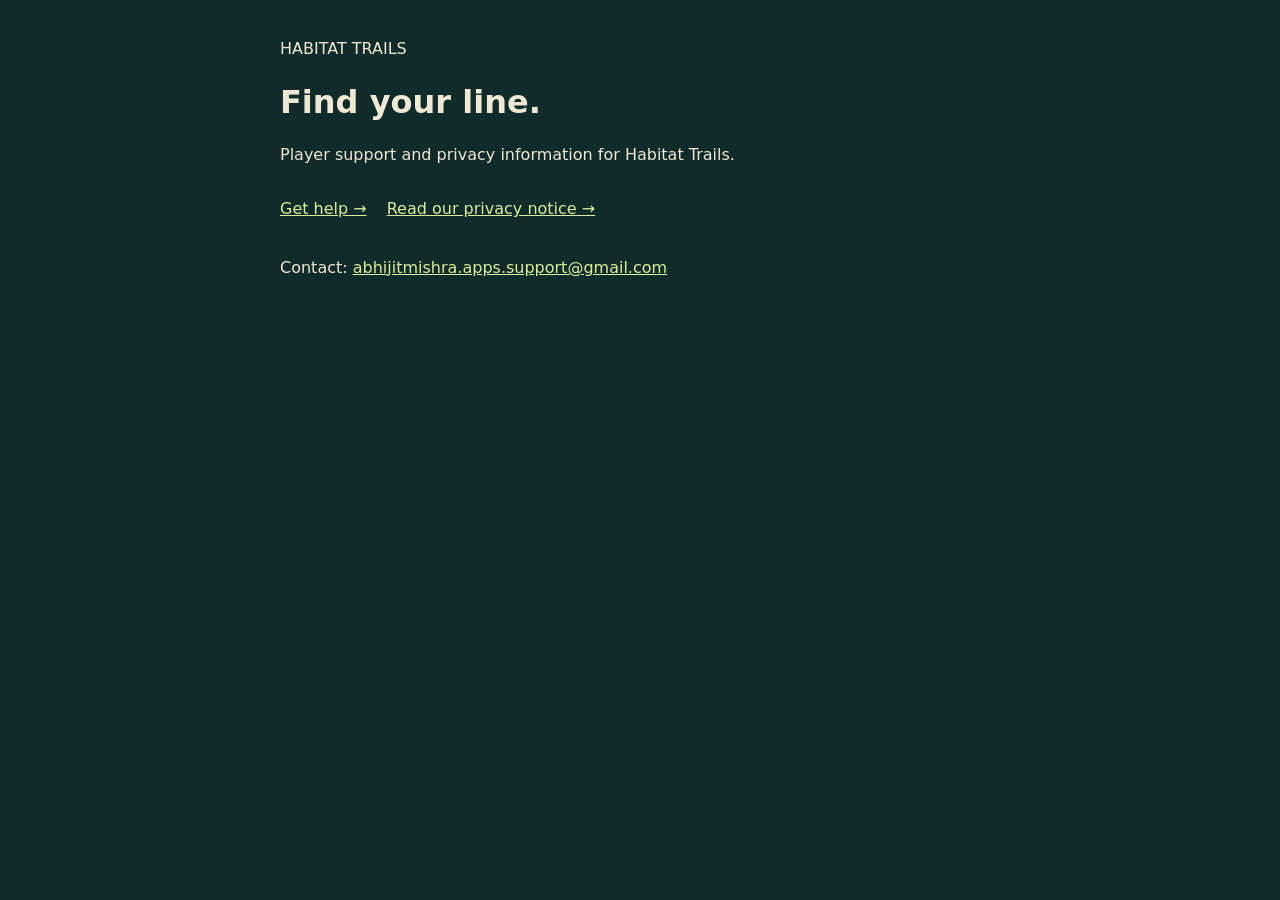
<file: index.html>
<!doctype html><html lang="en"><meta charset="utf-8"><meta name="viewport" content="width=device-width,initial-scale=1"><title>Habitat Trails · Player support</title><link rel="stylesheet" href="help.css"><main><p>HABITAT TRAILS</p><h1>Find your line.</h1><p>Player support and privacy information for Habitat Trails.</p><nav><a href="support.html">Get help →</a><a href="privacy.html">Read our privacy notice →</a></nav><p>Contact: <a href="mailto:abhijitmishra.apps.support@gmail.com">abhijitmishra.apps.support@gmail.com</a></p></main></html>
</file>
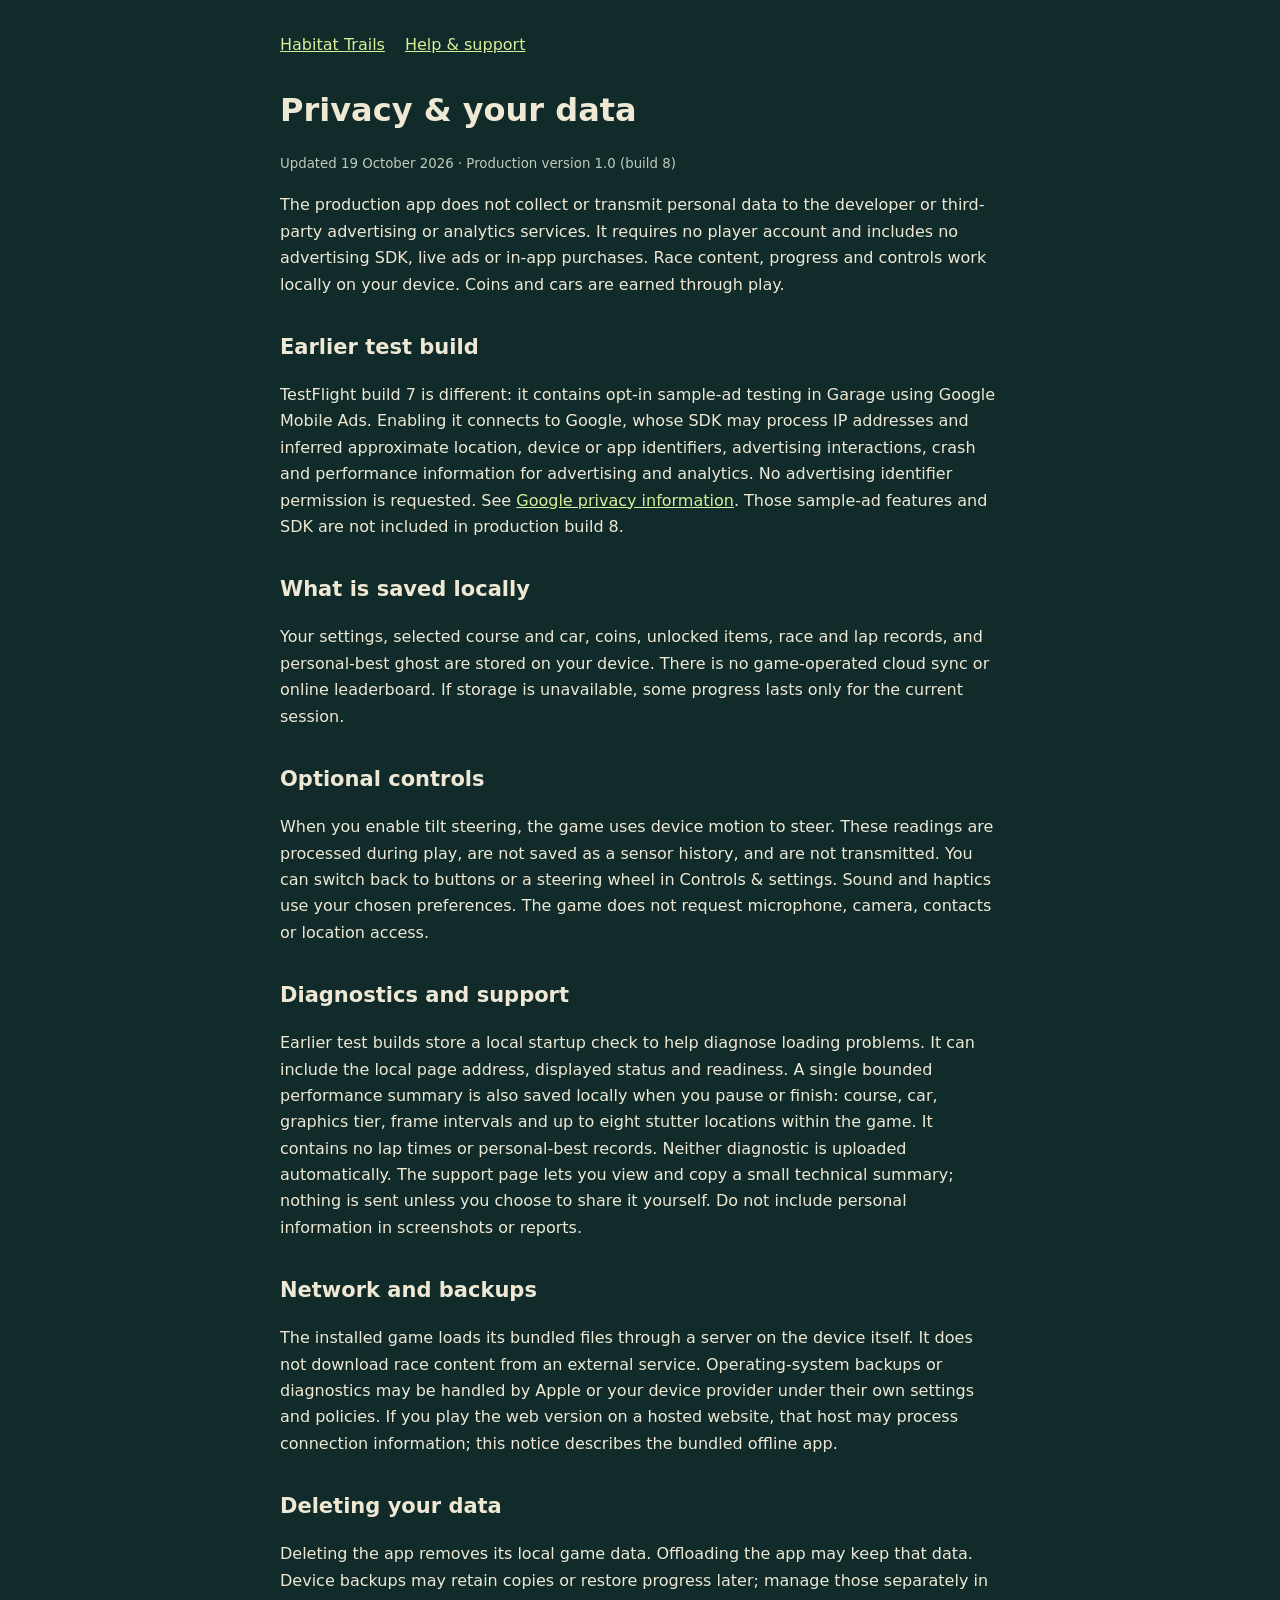
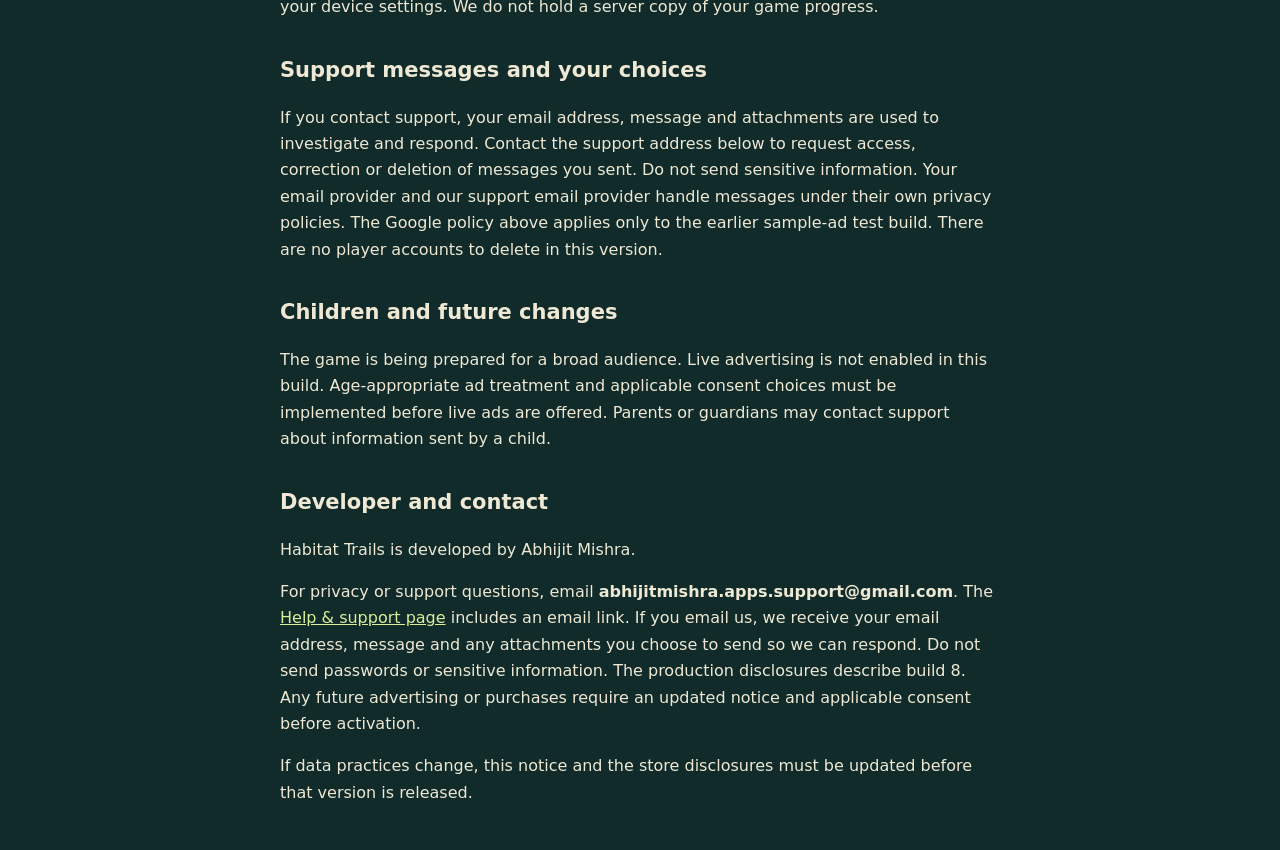
<file: privacy.html>
<!doctype html><html lang="en"><meta charset="utf-8"><meta name="viewport" content="width=device-width,initial-scale=1,viewport-fit=cover"><title>Habitat Trails · Privacy</title><link rel="stylesheet" href="help.css"><main><nav><a href="index.html">Habitat Trails</a><a href="support.html">Help & support</a></nav><h1>Privacy &amp; your data</h1><p><small>Updated 19 October 2026 · Production version 1.0 (build 8)</small></p><p>The production app does not collect or transmit personal data to the developer or third-party advertising or analytics services. It requires no player account and includes no advertising SDK, live ads or in-app purchases. Race content, progress and controls work locally on your device. Coins and cars are earned through play.</p><h2>Earlier test build</h2><p>TestFlight build 7 is different: it contains opt-in sample-ad testing in Garage using Google Mobile Ads. Enabling it connects to Google, whose SDK may process IP addresses and inferred approximate location, device or app identifiers, advertising interactions, crash and performance information for advertising and analytics. No advertising identifier permission is requested. See <a href="https://policies.google.com/privacy">Google privacy information</a>. Those sample-ad features and SDK are not included in production build 8.</p><h2>What is saved locally</h2><p>Your settings, selected course and car, coins, unlocked items, race and lap records, and personal-best ghost are stored on your device. There is no game-operated cloud sync or online leaderboard. If storage is unavailable, some progress lasts only for the current session.</p><h2>Optional controls</h2><p>When you enable tilt steering, the game uses device motion to steer. These readings are processed during play, are not saved as a sensor history, and are not transmitted. You can switch back to buttons or a steering wheel in Controls & settings. Sound and haptics use your chosen preferences. The game does not request microphone, camera, contacts or location access.</p><h2>Diagnostics and support</h2><p>Earlier test builds store a local startup check to help diagnose loading problems. It can include the local page address, displayed status and readiness. A single bounded performance summary is also saved locally when you pause or finish: course, car, graphics tier, frame intervals and up to eight stutter locations within the game. It contains no lap times or personal-best records. Neither diagnostic is uploaded automatically. The support page lets you view and copy a small technical summary; nothing is sent unless you choose to share it yourself. Do not include personal information in screenshots or reports.</p><h2>Network and backups</h2><p>The installed game loads its bundled files through a server on the device itself. It does not download race content from an external service. Operating-system backups or diagnostics may be handled by Apple or your device provider under their own settings and policies. If you play the web version on a hosted website, that host may process connection information; this notice describes the bundled offline app.</p><h2>Deleting your data</h2><p>Deleting the app removes its local game data. Offloading the app may keep that data. Device backups may retain copies or restore progress later; manage those separately in your device settings. We do not hold a server copy of your game progress.</p><h2>Support messages and your choices</h2><p>If you contact support, your email address, message and attachments are used to investigate and respond. Contact the support address below to request access, correction or deletion of messages you sent. Do not send sensitive information. Your email provider and our support email provider handle messages under their own privacy policies. The Google policy above applies only to the earlier sample-ad test build. There are no player accounts to delete in this version.</p><h2>Children and future changes</h2><p>The game is being prepared for a broad audience. Live advertising is not enabled in this build. Age-appropriate ad treatment and applicable consent choices must be implemented before live ads are offered. Parents or guardians may contact support about information sent by a child.</p><h2>Developer and contact</h2><p>Habitat Trails is developed by Abhijit Mishra.</p><p>For privacy or support questions, email <strong>abhijitmishra.apps.support@gmail.com</strong>. The <a href="support.html">Help &amp; support page</a> includes an email link. If you email us, we receive your email address, message and any attachments you choose to send so we can respond. Do not send passwords or sensitive information. The production disclosures describe build 8. Any future advertising or purchases require an updated notice and applicable consent before activation.</p><p>If data practices change, this notice and the store disclosures must be updated before that version is released.</p></main></html>
</file>
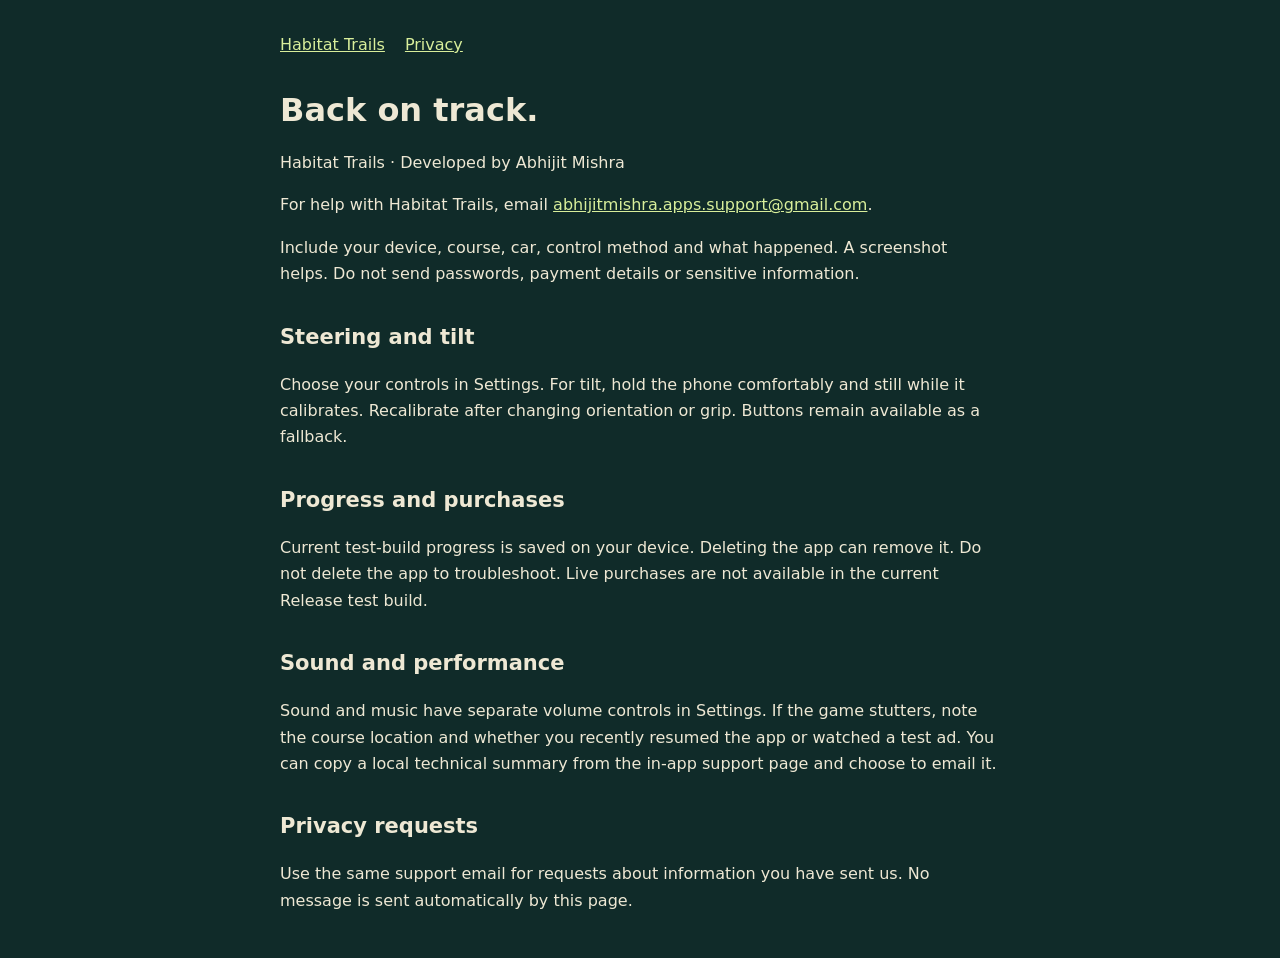
<file: support.html>
<!doctype html><html lang="en"><meta charset="utf-8"><meta name="viewport" content="width=device-width,initial-scale=1"><title>Habitat Trails · Support</title><link rel="stylesheet" href="help.css"><main><nav><a href="index.html">Habitat Trails</a><a href="privacy.html">Privacy</a></nav><h1>Back on track.</h1><p>Habitat Trails · Developed by Abhijit Mishra</p><p>For help with Habitat Trails, email <a href="mailto:abhijitmishra.apps.support@gmail.com">abhijitmishra.apps.support@gmail.com</a>.</p><p>Include your device, course, car, control method and what happened. A screenshot helps. Do not send passwords, payment details or sensitive information.</p><h2>Steering and tilt</h2><p>Choose your controls in Settings. For tilt, hold the phone comfortably and still while it calibrates. Recalibrate after changing orientation or grip. Buttons remain available as a fallback.</p><h2>Progress and purchases</h2><p>Current test-build progress is saved on your device. Deleting the app can remove it. Do not delete the app to troubleshoot. Live purchases are not available in the current Release test build.</p><h2>Sound and performance</h2><p>Sound and music have separate volume controls in Settings. If the game stutters, note the course location and whether you recently resumed the app or watched a test ad. You can copy a local technical summary from the in-app support page and choose to email it.</p><h2>Privacy requests</h2><p>Use the same support email for requests about information you have sent us. No message is sent automatically by this page.</p></main></html>
</file>
<file: help.css>
:root{color-scheme:dark}*{box-sizing:border-box}body{margin:0;background:#102b29;color:#eee8d4;font:16px/1.65 system-ui;padding:max(20px,env(safe-area-inset-top)) max(22px,env(safe-area-inset-right)) max(28px,env(safe-area-inset-bottom)) max(22px,env(safe-area-inset-left))}main{max-width:720px;margin:auto}a{color:#d9ef9b}nav{display:flex;flex-wrap:wrap;gap:20px;margin-bottom:20px}nav a{padding:12px 0}h1{font-size:32px;line-height:1.15}h2{font-size:21px;margin-top:32px}p,li{overflow-wrap:anywhere}li{margin:8px 0}details{border:1px solid #b7c8b544;border-radius:12px;padding:12px 16px;margin:12px 0}summary{cursor:pointer;min-height:36px;font-weight:600}button{font:inherit;min-height:48px;background:#d9ef9b;color:#18382e;border:0;border-radius:10px;padding:10px 18px;cursor:pointer}textarea{width:100%;height:160px;padding:12px;border:1px solid #b7c8b544;border-radius:10px;color:inherit;background:#081e1d;font:13px/1.5 monospace}small{color:#c0cbbb}a:focus-visible,button:focus-visible,summary:focus-visible{outline:3px solid #d9ef9b;outline-offset:4px}
/* Reading pages keep pinch zoom and text selection; actions are not zoom targets. */
a,button,summary{touch-action:manipulation;-webkit-touch-callout:none;-webkit-user-select:none;user-select:none}
html{overscroll-behavior:none}
@media(pointer:coarse){textarea{font-size:16px}}
</file>
